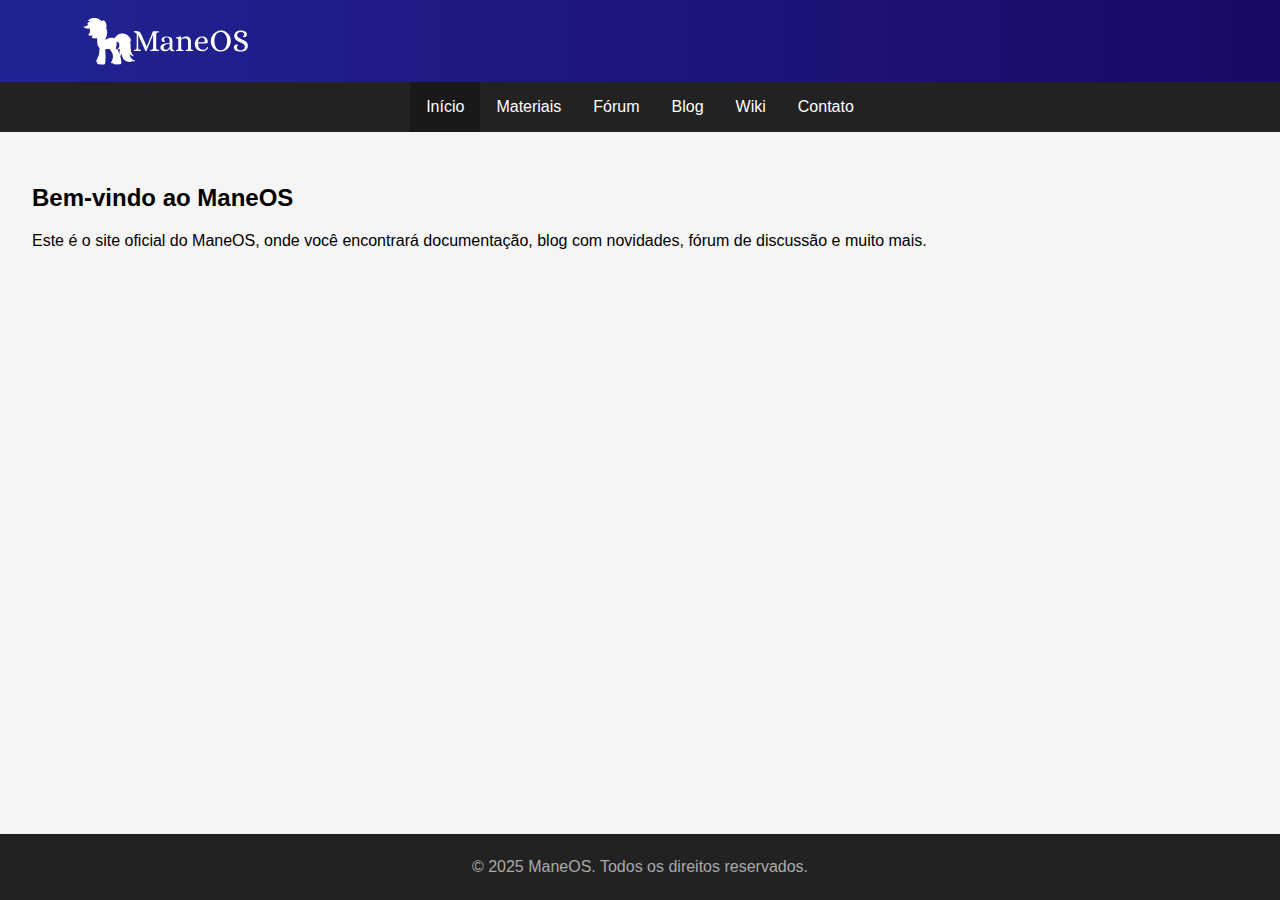
<file: index.html>
<!DOCTYPE html>
<html lang="pt-BR">
  <head>
    <!-- Favicon (tema claro) -->
    <link id="favicon" rel="icon" type="image/png" sizes="32x32" href="assets/favicon/blue/32.png">

    <meta charset="UTF-8" />
    <meta name="viewport" content="width=device-width, initial-scale=1.0" />
    <link rel="stylesheet" href="style.css" />
    <title>ManeOS</title>
  </head>
  <body>
    <header>
      <img class="logo" src="assets/all-white.svg" alt="maneos-logo" />
    </header>

    <nav>
      <a class="selected" href="index.html">Início</a>
      <a href="materiais.html">Materiais</a>
      <a href="forum.html">Fórum</a>
      <a href="blog.html">Blog</a>
      <a href="wiki.html">Wiki</a>
      <a href="contato.html">Contato</a>
    </nav>

    <main>
      <h2>Bem-vindo ao ManeOS</h2>
      <p>
        Este é o site oficial do ManeOS, onde você encontrará documentação, blog
        com novidades, fórum de discussão e muito mais.
      </p>
    </main>

    <footer>
      <p>&copy; 2025 ManeOS. Todos os direitos reservados.</p>
    </footer>

    <script src="script.js"></script>
  </body>
</html>
</file>
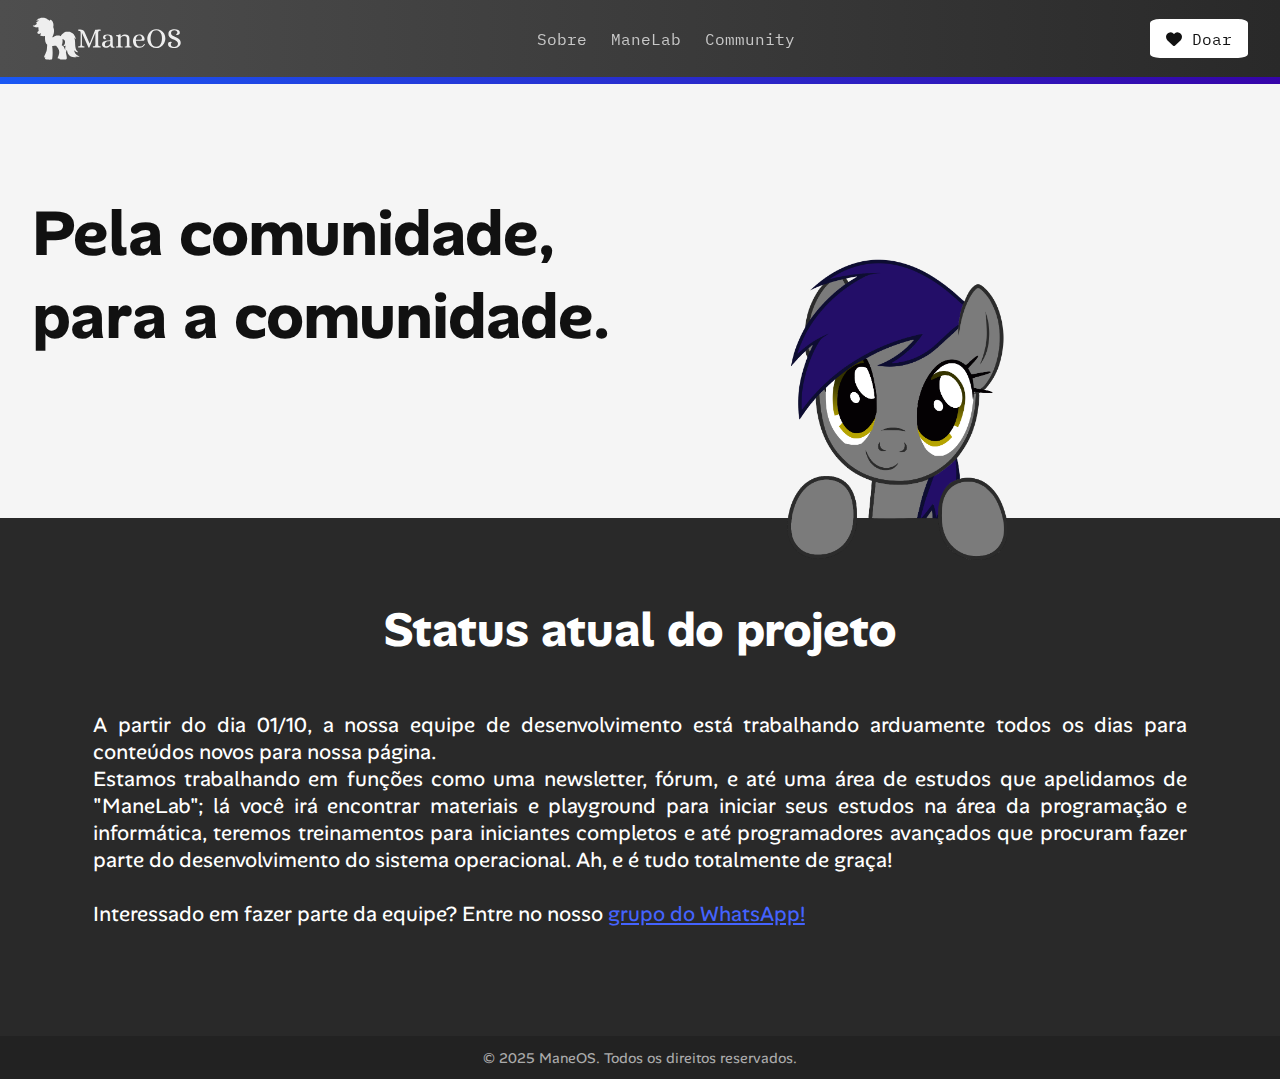
<file: public/index.html>
<!DOCTYPE html>
<html lang="pt-BR">
  <head id="head">
    <meta charset="utf-8">
    
    <meta name="viewport" content="width=device-width, initial-scale=1">
    <meta http-equiv="X-UA-Compatible" content="IE=edge">
    
    <meta
      name="description"
      content="Site oficial da comunidade ManeOS: participe de debates, acompanhe atualizações e conecte-se com outros membros."
    >
    
    <meta
      name="keywords"
      content="maneos, open source, sistema operacional, software, kernel, programming, coding, community, forum, linux, os, so, programação"
    >
    <meta name="author" content="Syntax: Fullstack and Low-level programmer">
    <meta name="robots" content="index,follow">

    <title>ManeOS</title>

    <!-- Fonts & CSS -->
    <link rel="stylesheet" href="styles/style.css">
    <link
      rel="stylesheet"
      href="https://cdnjs.cloudflare.com/ajax/libs/font-awesome/6.5.1/css/all.min.css"
    >

    <!-- favicon (padrão, atualizado via JS conforme tema) -->
    <link
      id="favicon"
      rel="icon"
      type="image/png"
      href="assets/favicon/blue/32-blue.png"
    >
  </head>
  <body>
    <header id="header">
      <a class="logo" href="index.html">
        <img src="assets/all-white.svg" alt="maneos-logo" />
      </a>
      <nav class="pages">
        <a>Sobre</a>
        <a>ManeLab</a>
        <a>Community</a>
      </nav>
      <nav class="menu" id="menu">
        <a class="close-menu" id="close-menu">X</a>
        <a>Sobre</a>
        <a>ManeLab</a>
        <a>Community</a>
        <a class="donate-button2" href="donate.html">
          <i class="fas fa-heart"></i> Doar
        </a>
      </nav>
      <a class="donate-button" href="donate.html">
        <i class="fas fa-heart"></i> Doar
      </a>
      <button class="menu-toggle" id="menu-toggle" aria-label="Abrir menu">
        <i class="fas fa-bars"></i>
      </button>
    </header>
    <main>
      <h2>
        Pela comunidade,<br />
        para a comunidade.
      </h2>
    </main>
    <section class="section2">
      <div class="many"></div>
      <h3>Status atual do projeto</h3>
      <p class="status">
        A partir do dia 01/10, a nossa equipe de desenvolvimento está
        trabalhando arduamente todos os dias para conteúdos novos para nossa
        página.<br />
        Estamos trabalhando em funções como uma newsletter, fórum, e até uma
        área de estudos que apelidamos de "ManeLab"; lá você irá encontrar
        materiais 
        e playground para iniciar seus estudos na área da
        programação e informática, teremos treinamentos para iniciantes
        completos e até programadores avançados que procuram fazer parte do
        desenvolvimento do sistema operacional. Ah, e é tudo totalmente de
        graça!<br /><br />
        Interessado em fazer parte da equipe? Entre no nosso
        <a
          class="whatsapp"
          href="https://chat.whatsapp.com/ExWggatySKrLJsbTPp5ZgV"
          target="_blank"
          >grupo do WhatsApp!</a
        >
      </p>
    </section>
    <footer>
      <p>&copy; 2025 ManeOS. Todos os direitos reservados.</p>
    </footer>

    <script src="favicon.js"></script>
    <script src="script.js" defer></script>
  </body>
</html>
</file>
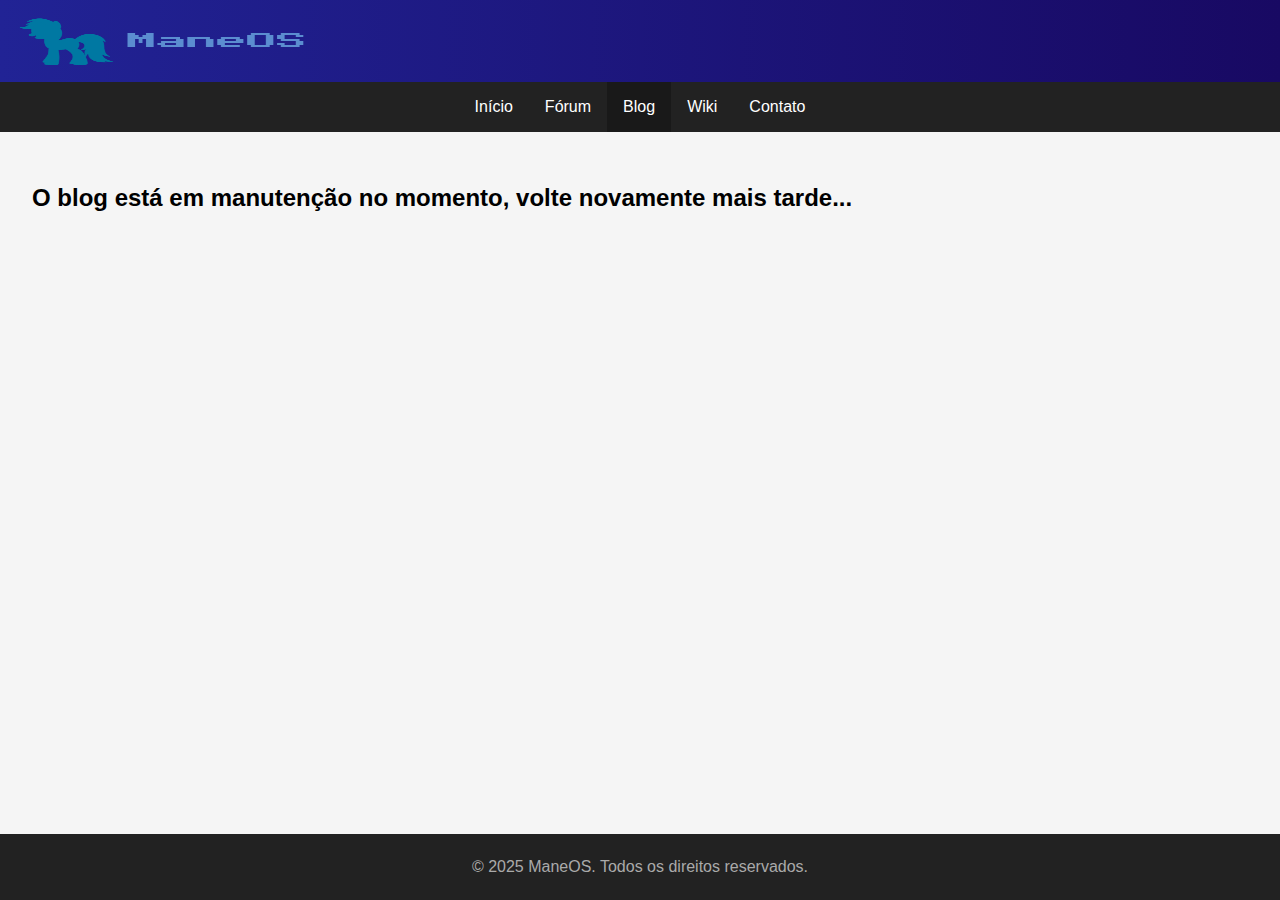
<file: blog.html>
<!DOCTYPE html>
<html lang="pt-BR">
<head>
    <meta charset="UTF-8">
    <meta name="viewport" content="width=device-width, initial-scale=1.0">
    <link rel="stylesheet" href="style.css">
    <link rel="icon" href="assets/MOS.png" type="image/x-icon" />
    <title>ManeOS - blog</title>
</head>
<body>
    <header>
       <img class="logo" src="assets/ManeOS-logo.png" alt="maneos-logo"> 
    </header>

    <nav>
        <a href="index.html">Início</a>
        <a href="forum.html">Fórum</a>
        <a class="selected" href="blog.html">Blog</a>
        <a href="wiki.html">Wiki</a>
        <a href="contato.html">Contato</a>
    </nav>

    <main>
        <h2>O blog está em manutenção no momento, volte novamente mais tarde...</h2>
    </main>

    <footer>
        <p>&copy; 2025 ManeOS. Todos os direitos reservados.</p>
    </footer>

  <script src="script.js"></script> 
  </body>
</html>
</file>
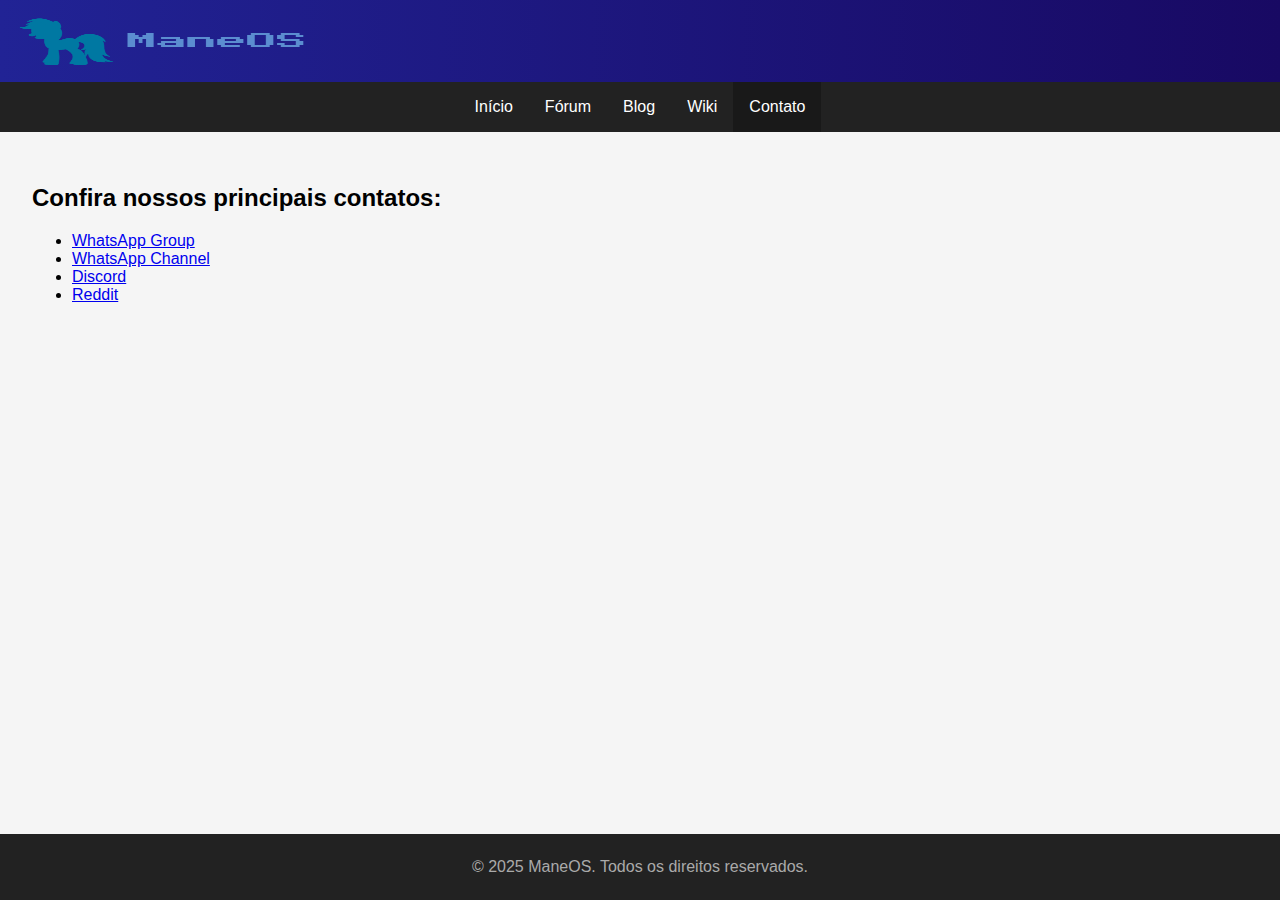
<file: contato.html>
<!DOCTYPE html>
<html lang="pt-BR">
<head>
    <meta charset="UTF-8">
    <meta name="viewport" content="width=device-width, initial-scale=1.0">
    <link rel="stylesheet" href="style.css">
    <link rel="icon" href="assets/MOS.png" type="image/x-icon" />
    <title>ManeOS - contatos</title>
</head>
<body>
    <header>
       <img class="logo" src="assets/ManeOS-logo.png" alt="maneos-logo"> 
    </header>

    <nav>
        <a href="index.html">Início</a>
        <a href="forum.html">Fórum</a>
        <a href="blog.html">Blog</a>
        <a href="wiki.html">Wiki</a>
        <a class="selected" href="contato.html">Contato</a>
    </nav>

    <main>
        <h2>Confira nossos principais contatos:</h2>
        <ul>
          <li><a href="https://chat.whatsapp.com/DSnwC4JQDfo3meDNzgkZPL?mode=ems_copy_t">
            WhatsApp Group
          </a></li>
          
          <li><a href="https://whatsapp.com/channel/0029Vb7GsD5FCCoNmKgOJF1f">
            WhatsApp Channel
          </a></li>
          
          <li><a href="https://discord.gg/8yD7dMeyYf">
            Discord
          </a></li>  
          
          <li><a href="https://www.reddit.com/r/ManeOS/">
            Reddit
          </a></li>
        </ul>
    </main>

    <footer>
        <p>&copy; 2025 ManeOS. Todos os direitos reservados.</p>
    </footer>

  <script src="script.js"></script> 
  </body>
</html>
</file>
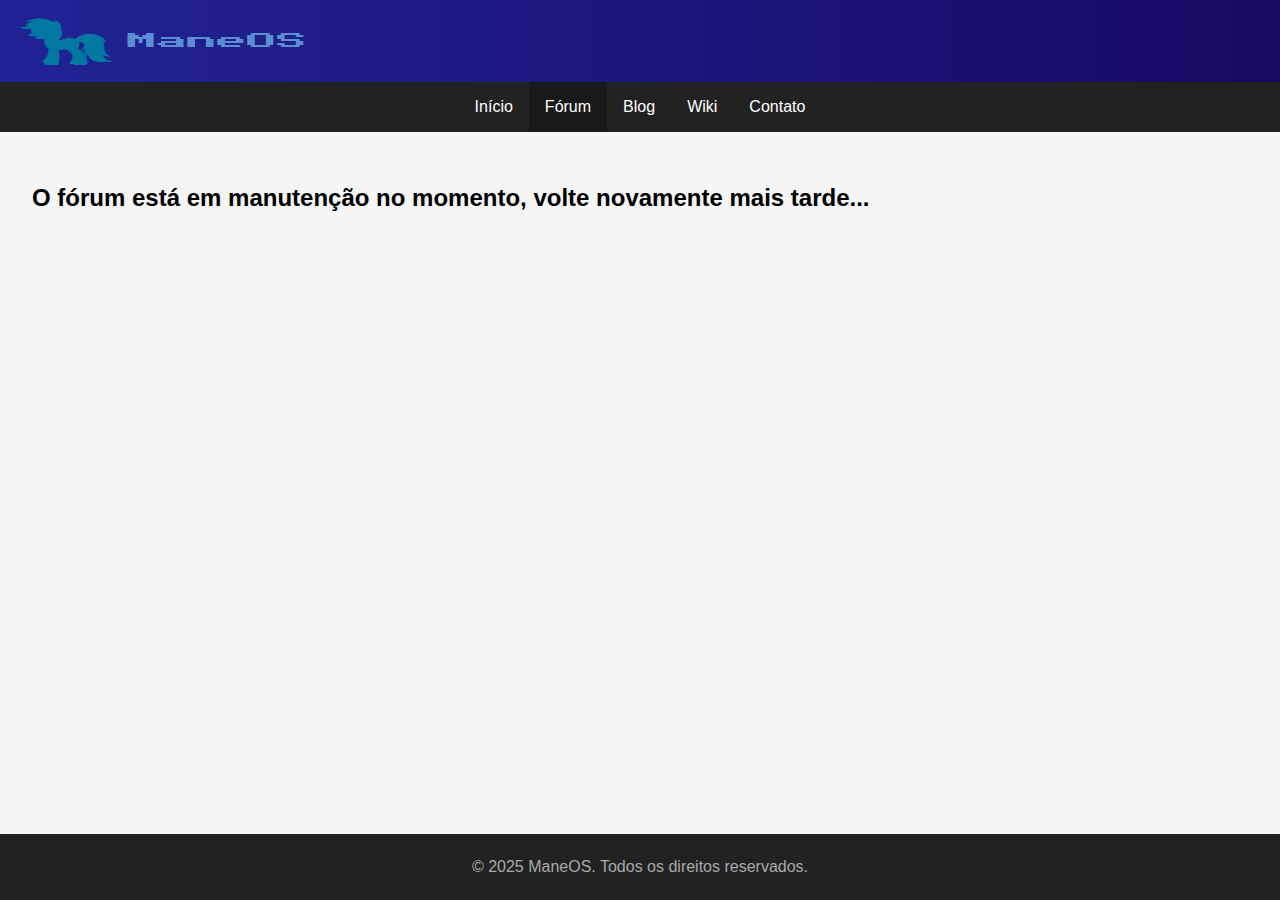
<file: forum.html>
<!DOCTYPE html>
<html lang="pt-BR">
<head>
    <meta charset="UTF-8">
    <meta name="viewport" content="width=device-width, initial-scale=1.0">
    <link rel="stylesheet" href="style.css">
    <link rel="icon" href="assets/MOS.png" type="image/x-icon" />
    <title>ManeOS - contatos</title>
</head>
<body>
    <header>
       <img class="logo" src="assets/ManeOS-logo.png" alt="maneos-logo"> 
    </header>

    <nav>
        <a href="index.html">Início</a>
        <a class="selected" href="forum.html">Fórum</a>
        <a href="blog.html">Blog</a>
        <a href="wiki.html">Wiki</a>
        <a href="contato.html">Contato</a>
    </nav>

    <main>
        <h2>O fórum está em manutenção no momento, volte novamente mais tarde...</h2>
    </main>

    <footer>
        <p>&copy; 2025 ManeOS. Todos os direitos reservados.</p>
    </footer>

  <script src="script.js"></script> 
  </body>
</html>
</file>
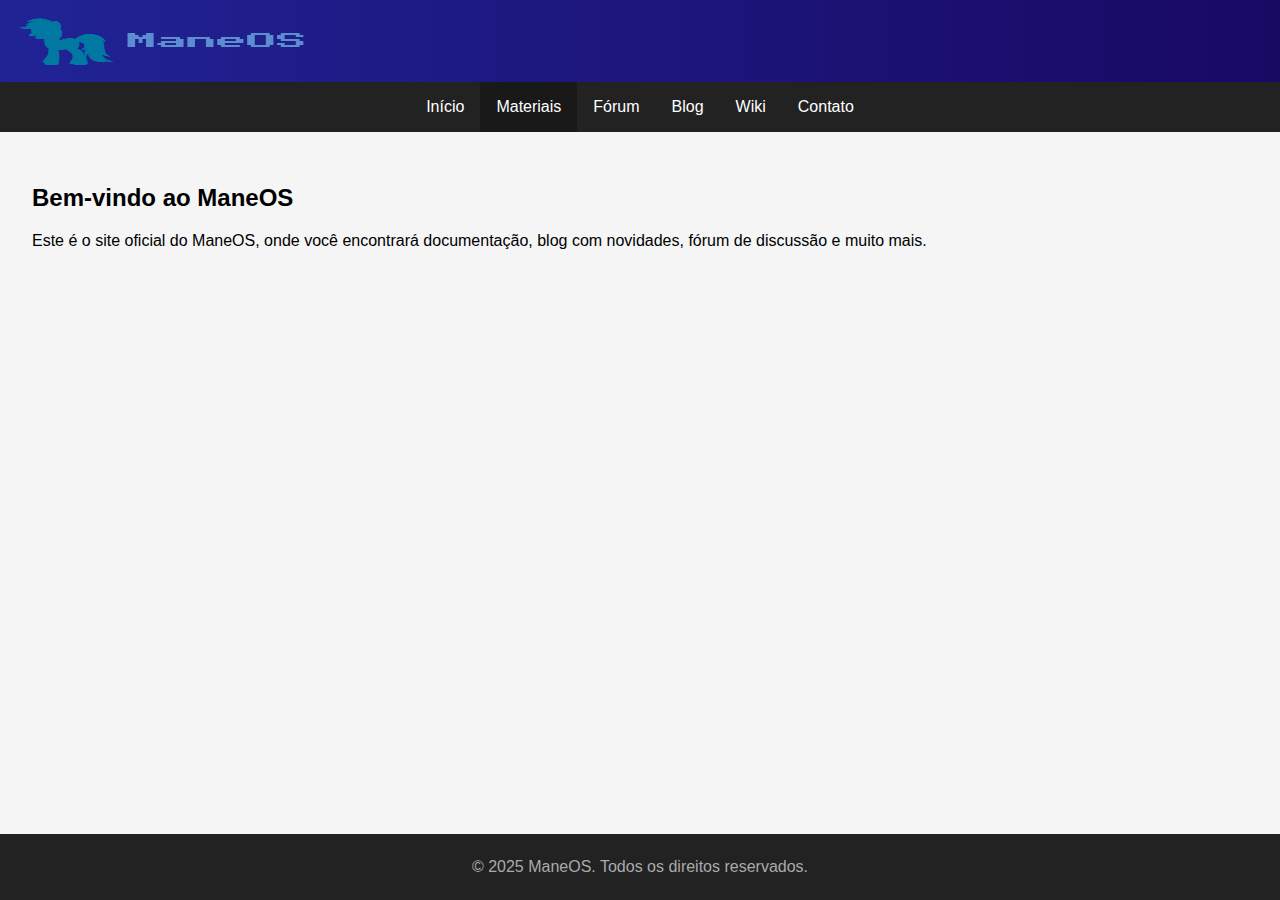
<file: materiais.html>
<!DOCTYPE html>
<html lang="pt-BR">
<head>
    <meta charset="UTF-8">
    <meta name="viewport" content="width=device-width, initial-scale=1.0">
    <link rel="stylesheet" href="style.css">
    <link rel="icon" href="assets/MOS.png" type="image/x-icon" />
    <title>ManeOS</title>
</head>
<body>
    <header>
       <img class="logo" src="assets/ManeOS-logo.png" alt="maneos-logo"> 
    </header>

    <nav>
        <a href="index.html">Início</a>
        <a class="selected" href="materiais.html">Materiais</a>
        <a href="forum.html">Fórum</a>
        <a href="blog.html">Blog</a>
        <a href="wiki.html">Wiki</a>
        <a href="contato.html">Contato</a>
    </nav>

    <main>
        <h2>Bem-vindo ao ManeOS</h2>
        <p>Este é o site oficial do ManeOS, onde você encontrará documentação, blog com novidades, fórum de discussão e muito mais.</p>
    </main>

    <footer>
        <p>&copy; 2025 ManeOS. Todos os direitos reservados.</p>
    </footer>

  <script src="script.js"></script> 
  </body>
</html>
</file>
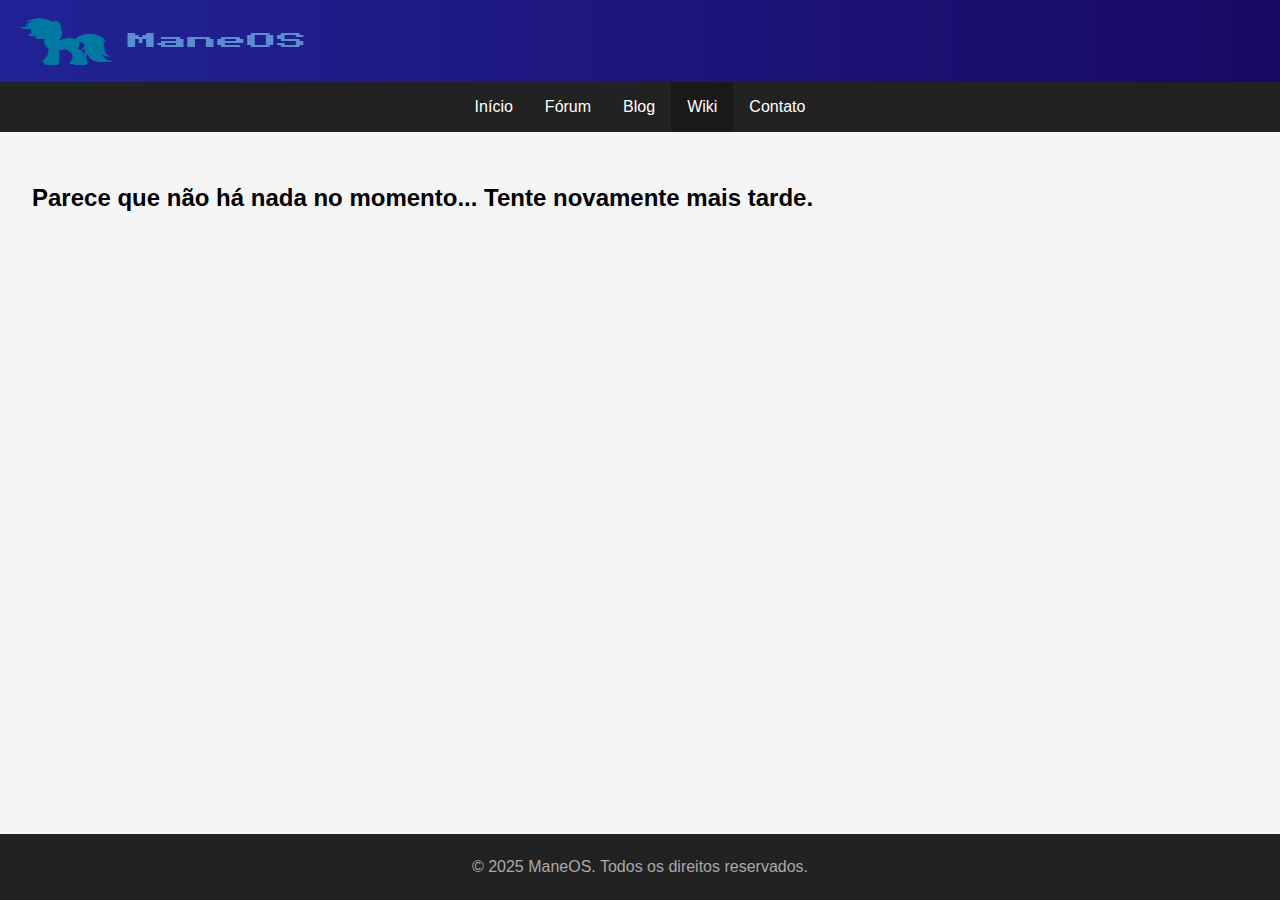
<file: wiki.html>
<!DOCTYPE html>
<html lang="pt-BR">
<head>
    <meta charset="UTF-8">
    <meta name="viewport" content="width=device-width, initial-scale=1.0">
    <link rel="stylesheet" href="style.css">
    <link rel="icon" href="assets/MOS.png" type="image/x-icon" />
    <title>Wiki - ManeOS</title>
</head>
<body>
    <header>
        <img class="logo" src="assets/ManeOS-logo.png" alt="maneos-logo"> 
    </header>

    <nav>
        <a href="index.html">Início</a>
        <a href="forum.html">Fórum</a>
        <a href="blog.html">Blog</a>
        <a class="selected" href="wiki.html">Wiki</a>
        <a href="contato.html">Contato</a>
    </nav>

    <main class="wiki-layout">
        <!-- Barra lateral -->
        <aside class="wiki-sidebar">

        </aside>

        <!-- Conteúdo principal -->
        <section class="wiki-content">
            <h2>Parece que não há nada no momento... Tente novamente mais tarde.</h2>
        </section>
    </main>

    <footer>
        <p>&copy; 2025 ManeOS. Todos os direitos reservados.</p>
    </footer>

    <script src="script.js"></script> 
</body>
</html>
</file>
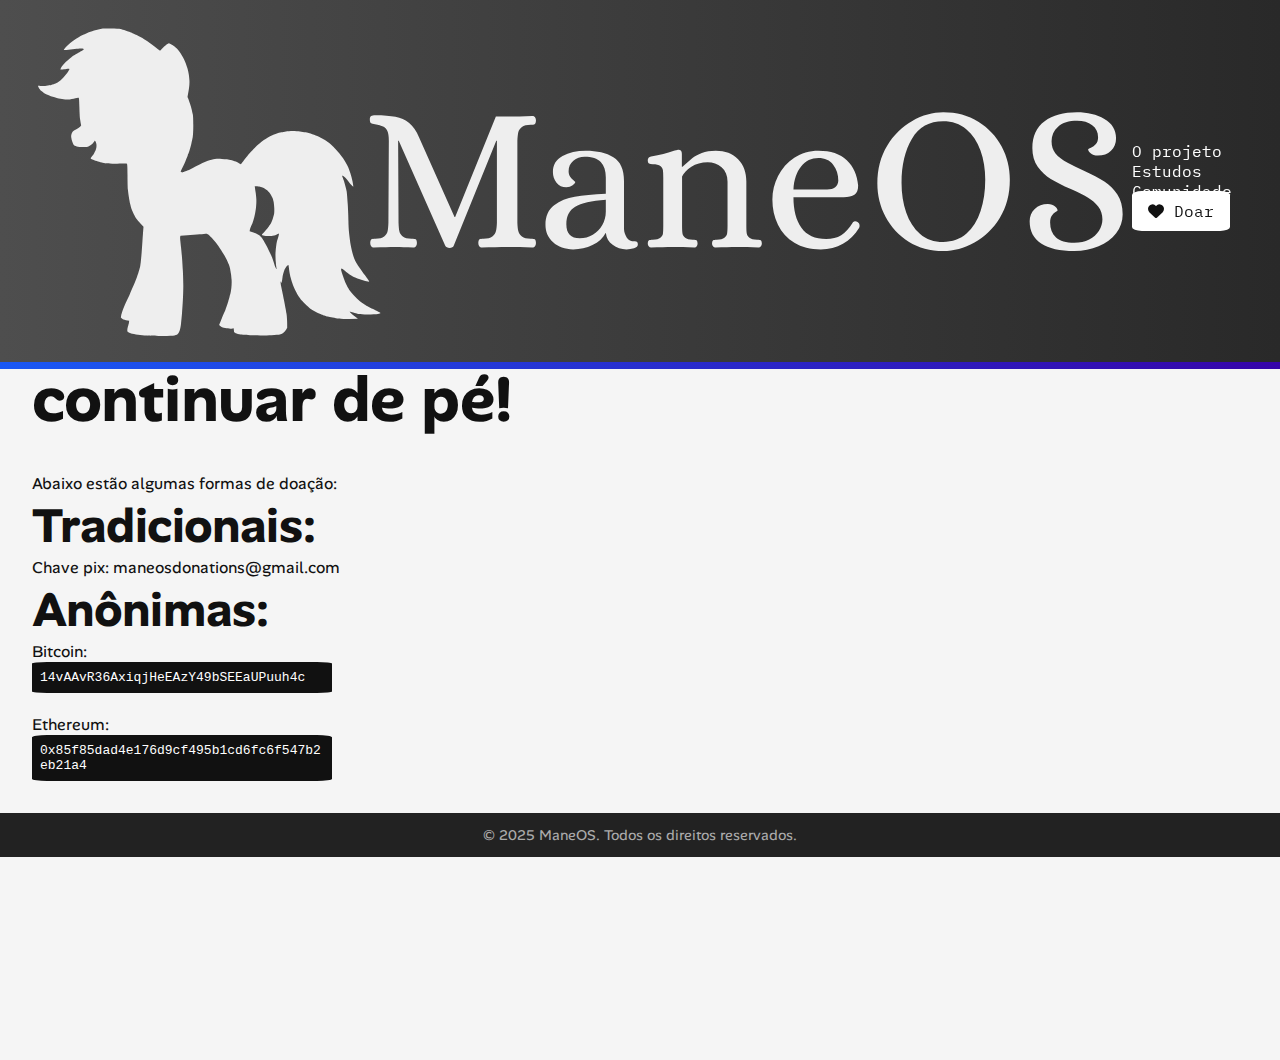
<file: public/donate.html>
<!DOCTYPE html>
<html lang="pt-BR">
  <head>
    <!-- Favicon -->
    <link id="favicon" rel="icon" type="image/png" sizes="32x32">

    <meta charset="UTF-8" />
    <meta name="viewport" content="width=device-width, initial-scale=1.0" />
    <link rel="stylesheet" href="styles/style.css" />
    <title>Doe! - ManeOS</title>

    <!-- Cloudflare style library -->
    <link rel="stylesheet" href="https://cdnjs.cloudflare.com/ajax/libs/font-awesome/6.5.1/css/all.min.css">
  </head>
  <body>

    <header>
      <a href="../index.html">
        <img class="logo" src="assets/all-white.svg" alt="maneos-logo" />
      </a>

      <nav>
        <a>O projeto</a>
        <a>Estudos</a>
        <a>Comunidade</a>
        <a class="donate-button" href="https://google.com" target="_blank">
          <i class="fas fa-heart"></i> Doar
        </a>
      </nav>
    </header>

    <main>
      <h2>Agradecemos sua colaboração, sua doação é responsável pelo projeto continuar de pé!</h2>
      <p>
        Abaixo estão algumas formas de doação:
      </p>
      <p>
        <h3>Tradicionais:</h3>
        Chave pix: maneosdonations@gmail.com
      </p>
      <p>
        <h3>Anônimas:</h3>
        Bitcoin: <code>14vAAvR36AxiqjHeEAzY49bSEEaUPuuh4c</code><br>
        Ethereum: <code>0x85f85dad4e176d9cf495b1cd6fc6f547b2eb21a4</code>
      </p>
    </main>

    <footer>
      <p>&copy; 2025 ManeOS. Todos os direitos reservados.</p>
    </footer>

    <script src="scripts/script.js"></script>
  </body>
</html>
</file>
<file: style.css>
body {
  font-family: Arial, sans-serif;
  margin: 0;
  background: #f5f5f5;
  display: flex;
  flex-direction: column;
  min-height: 100vh;
}

header {
  background: linear-gradient(to right, #212395, #180963);
  color: #fff;
  padding: 1rem;
  height: 50px;
}

nav {
  background: #222;
  display: flex;
  justify-content: center;
}

nav a {
  color: #fff;
  text-decoration: none;
  padding: 1rem;
  transition: background 0.3s;
}

nav a:hover {
  background: #555;
}

main {
  padding: 2rem;
  flex: 1;
}

footer {
  background: #222;
  color: #aaa;
  text-align: center;
  padding: 0.5rem;
  margin-top: 2rem;
}

.logo {
  width: 300px;
  height: 100%;
}

.selected {
  background-color: #191919;
}
</file>
<file: public/styles/style.css>
/* ------------------------------ */
/*            Fontes              */
/* ------------------------------ */
@import url("https://fonts.googleapis.com/css2?family=Alan+Sans:wght@300..900&display=swap");
@import url("https://fonts.googleapis.com/css2?family=IBM+Plex+Mono:wght@400;500;600&display=swap");

/* ------------------------------ */
/*           Variáveis            */
/* ------------------------------ */
:root {
  --white: #ffffff;
  --dark: #111111;
  --grey: #929292;
  --blue: #356eea;
  --maneos-blue: #0f3b98;
  --gradient: linear-gradient(to right, #1a58f4ff, #3604a9ff);
}

/* ------------------------------ */
/*          Reset básico          */
/* ------------------------------ */
* {
  box-sizing: border-box;
  margin: 0;
  padding: 0;
}

html,
body {
  width: 100%;
  height: 100%;
  font-family: "Alan Sans", sans-serif;
  background: #f5f5f5;
  color: var(--dark);
  flex-direction: column;
  min-height: 100vh;
  -webkit-font-smoothing: antialiased;
  -webkit-text-size-adjust: 100%;
}

button {
  all: unset;
  display: inline-block;
  cursor: pointer;
}

img,
svg {
  max-width: 100%;
  height: auto;
  display: block;
}

/* ------------------------------ */
/*             Header             */
/* ------------------------------ */

header {
  font-family: "IBM Plex Mono", monospace;
  background: linear-gradient(to right, #4e4e4e, #292929);
  color: var(--white);
  display: flex;
  align-items: center;
  justify-content: space-between;
  padding: 1rem 2rem;
  border-bottom: 7px solid;
  border-image: var(--gradient) 1;
  width: 100%;
  position: fixed;
  top: 0;
  left: 0;
  transition: transform 0.3s ease;
  z-index: 1000;
}

header.hidden {
  transform: translateY(-100%);
}

.logo img {
  width: clamp(150px, 10vw, 250px);
  height: auto;
}

.pages {
  display: flex;
  align-items: center;
  gap: 1.5rem;
  text-decoration: none;
  color: #c8c8c8;
}

.pages a {
  font-weight: 400;
  transition: color 0.2s ease;
}

.pages a:hover,
.pages a.selected {
  color: var(--white);
  cursor: not-allowed;
}

.donate-button {
  background-color: var(--white);
  color: var(--dark);
  padding: 0.6rem 1rem;
  border-radius: 10%;
  transition: 0.3s ease;
  text-decoration: none;
}

.donate-button i {
  transition: transform 0.3s ease;
}

.donate-button:hover i {
  transform: scale(1.3);
}

.copyBtn {
  font-size: 80%;
  background-color: var(--dark);
  color: var(--white);
  border-radius: 10%;
  transition: 0.3s ease;
  padding: 0.5rem;
  margin: 10px;
}

.copyInput {
  display: none;
}

code {
  background: var(--dark);
  padding: 0.5rem;
  color: var(--white);
  border-radius: 5%;
  display: block;
  overflow-x: auto;
  white-space: pre-wrap;
  word-break: break-word;
  max-width: 300px;
}

.pix-icon {
  width: 1.1rem;
  margin-bottom: -0.2rem;
}

.menu-toggle {
  display: none;
  background: none;
  border: none;
  font-size: 1.5rem;
  color: var(--white);
  cursor: pointer;
  z-index: 10;
}

.menu {
  display: none;
}

.donate-button2 {
  display: none;
}

/* ------------------------------ */
/*              Main              */
/* ------------------------------ */
main {
  padding: 2rem;
  margin-top: 10rem;
}

h2 {
  font-size: clamp(2rem, 5vw, 4.5rem);
  font-weight: 700;
  margin-bottom: 2rem;
}

h3 {
  font-size: 3rem;
}

.status {
  margin: clamp(10px, 5%, 400px);
  margin-top: 50px;
  font-size: 1.3rem;
  text-align: justify;
}

/* ------------------------------ */
/*            Section 2           */
/* ------------------------------ */
.section2 {
  position: relative;
  align-items: flex-end;
  justify-content: center;
  background-color: #292929;
  color: var(--white);
  margin-top: 6rem;
  padding: 5rem 2rem 3rem 2rem;
  text-align: center;
  overflow: visible;
  width: 100%;
}

.many {
  position: absolute;
  top: -50%;
  bottom: 91.9%;
  right: 0;
  left: 40%;
  background-image: url('../assets/many.png');
  background-size: contain;
  background-repeat: no-repeat;
  background-position: center;
  z-index: 1;
}

.whatsapp {
  color: rgb(68, 99, 255);
}

/* ------------------------------ */
/*             Footer             */
/* ------------------------------ */
footer {
  background: #222;
  color: #aaa;
  text-align: center;
  padding: 0.8rem;
  margin-top: auto;
  font-size: 0.9rem;
}

/* ------------------------------ */
/*         Responsividade         */
/* ------------------------------ */
@media (max-width: 768px) {
  body {
    font-size: 90%;
  }

  header {
    padding: 1rem;
  }

  .pages {
    display: none;
  }

  .close-menu {
    font-family:'Franklin Gothic Medium', 'Arial Narrow', Arial, sans-serif;
    font-weight: bolder;
    background-color: #4d4d4d;
    color: var(--white);
    padding: 10px;
    padding-left: 15px;
    padding-right: 15px;
    border-radius: 100%;
    margin-bottom: 50px;
  }

  .menu {
    display: flex;
    position: fixed;
    top: 0;
    right: -250px; /* esconde fora da tela */
    width: 250px;
    height: 100%;
    background: #292929;
    flex-direction: column;
    align-items: start;
    padding: 2rem;
    gap: 1.5rem;
    transition: right 0.2s ease;
    z-index: 1200;
    font-size: 1.1rem;
  }

  .menu a {
    margin: 5%;
  }

  .donate-button2 {
    display: flex;
    color: var(--dark);
    background: var(--white);
    text-decoration: none;
    padding: 0.5rem;
    border-radius: 10%;
  }

  .menu.open {
    right: 0; /* mostra o menu */
  }

  .donate-button {
    display: none;
  }

  .menu-toggle {
    display: block;
  }

  main {
    padding: 1rem;
  }

  footer {
    font-size: 0.8rem;
  }

  h2 {
    padding: 0.1rem;
    margin-top: -10%;
    font-size: 2rem;
  }

  h1 {
    font-size: 1.7rem;
  }

  .status {
    margin-top: 10%;
    font-size: 1.2rem;
  }

  .section2 {
    padding-top: 4rem;
  }
  
  .many {
    top: -215px;      /* Distância do topo */
    left: 350px;     /* Distância da esquerda */
    width: 250px;    /* Largura fixa */
    height: 250px;   /* Altura fixa */
  }
  
}

@media (max-width: 620px) {
  .many {
    top: -129px;      /* Distância do topo */
    left: 120px;     /* Distância da esquerda */
    width: 150px;    /* Largura fixa */
    height: 150px;   /* Altura fixa */
  }
}
</file>
